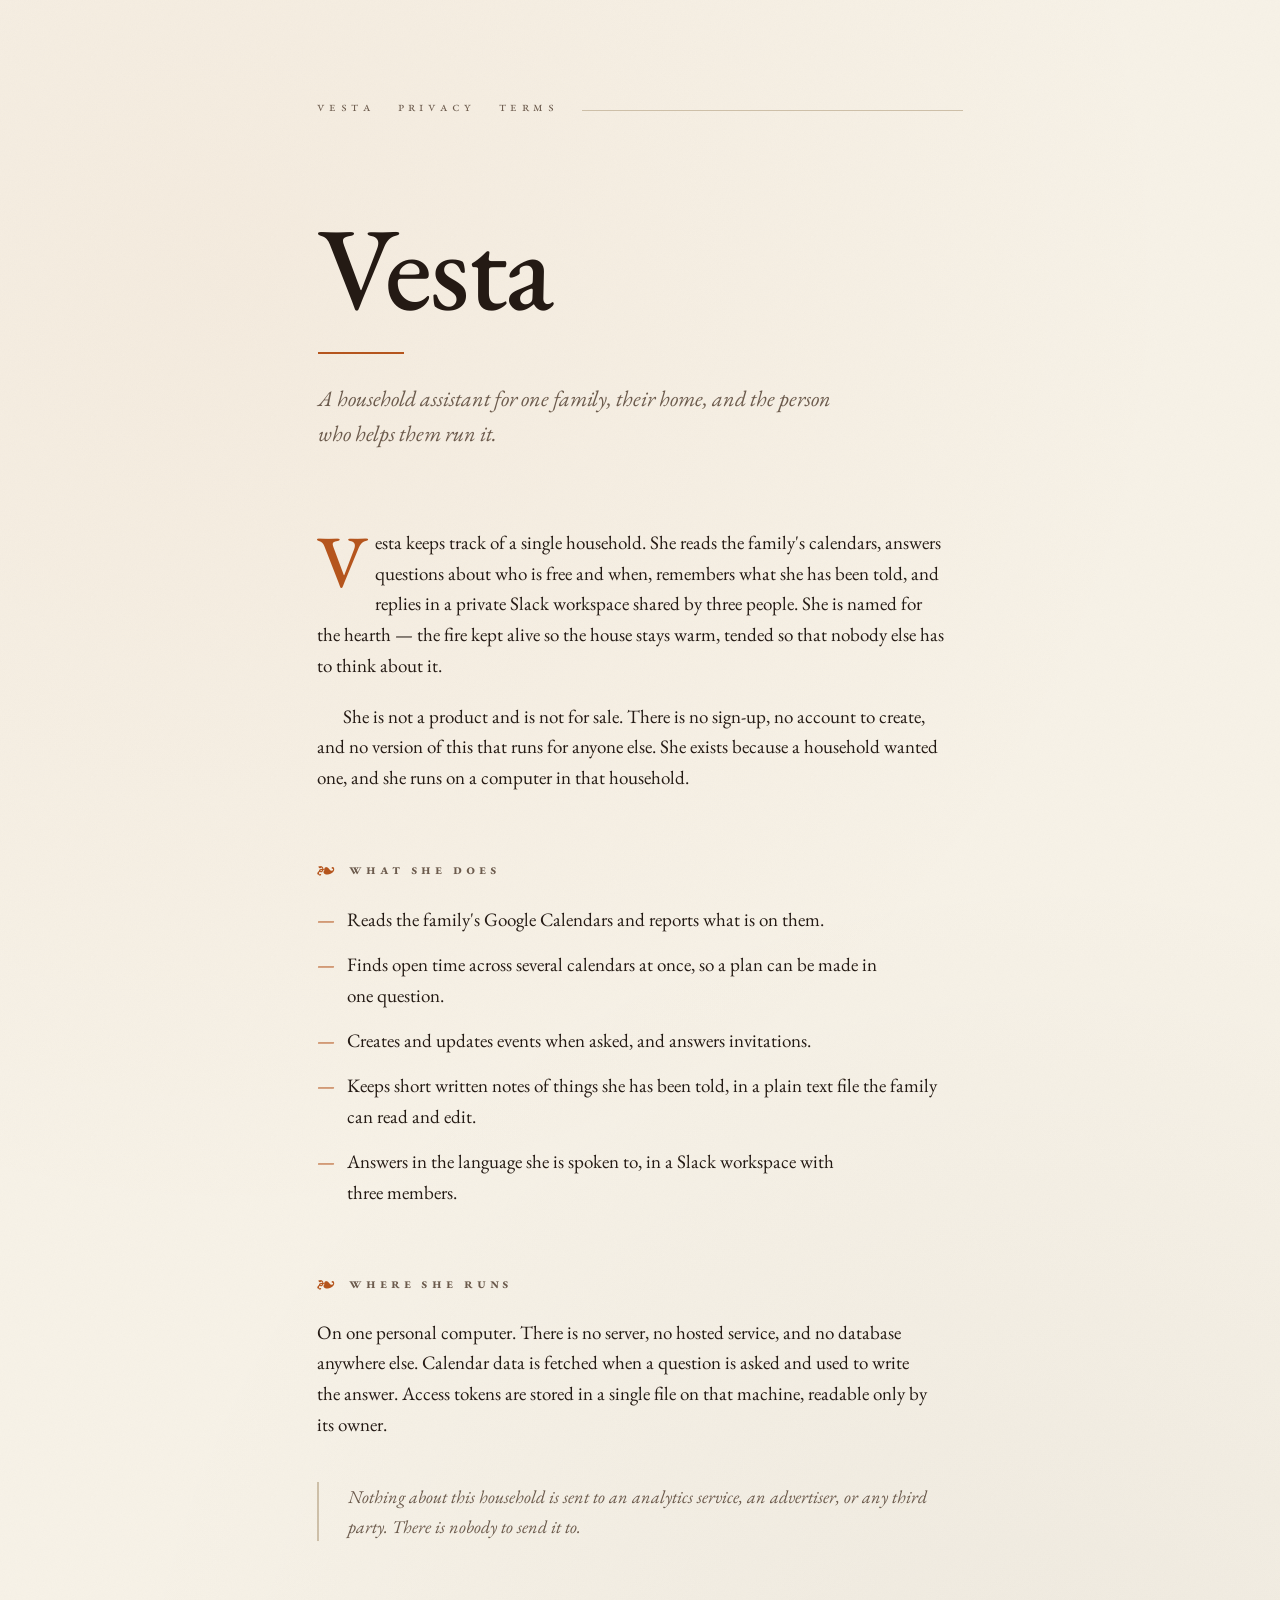
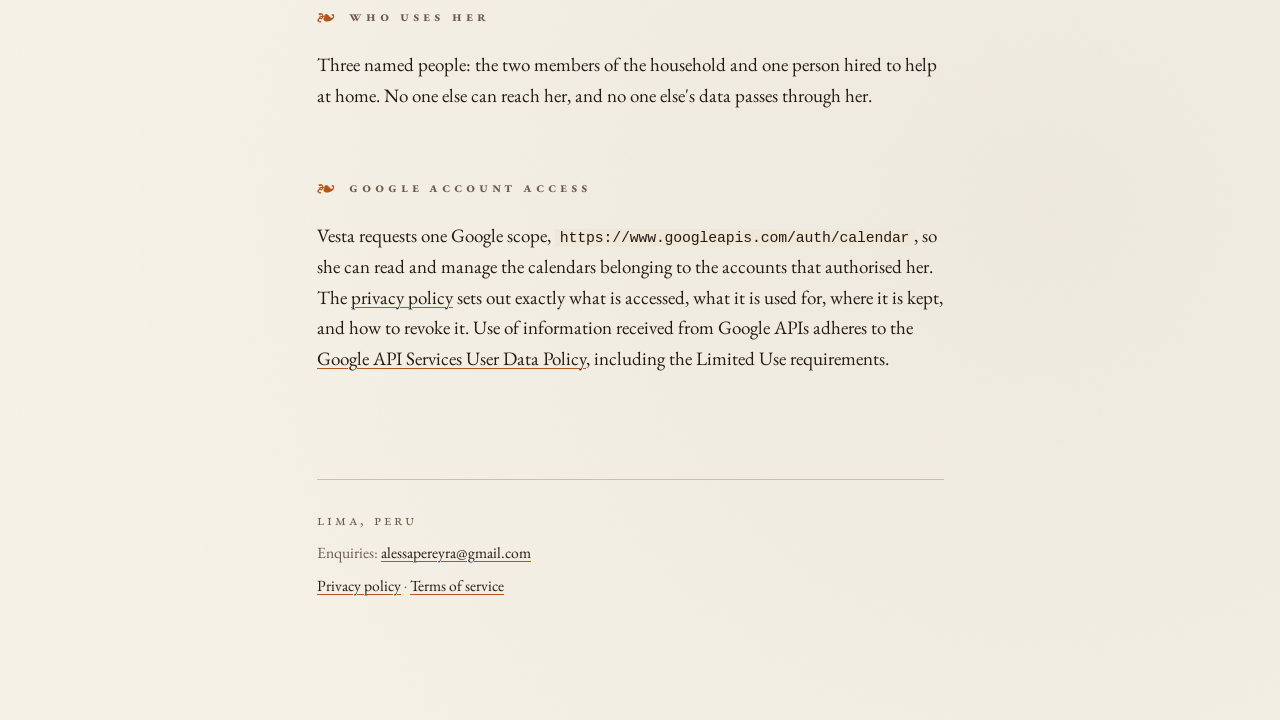
<file: index.html>
<!doctype html>
<html lang="en">
	<head>
		<meta charset="utf-8" />
		<meta name="viewport" content="width=device-width, initial-scale=1" />
		<title>Vesta — a household assistant</title>
		<meta
			name="description"
			content="Vesta is a private household assistant that reads a family's Google Calendars and answers scheduling questions in a small Slack workspace."
		/>
		<link rel="stylesheet" href="style.css" />
	</head>
	<body>
		<main class="page">
			<nav class="running-head">
				<span>Vesta</span>
				<a href="privacy.html">Privacy</a>
				<a href="terms.html">Terms</a>
			</nav>

			<header class="titleblock">
				<h1>Vesta</h1>
				<div class="rule"></div>
				<p>A household assistant for one family, their home, and the person who helps them run it.</p>
			</header>

			<div class="prose">
				<p class="lead">
					Vesta keeps track of a single household. She reads the family's calendars, answers questions
					about who is free and when, remembers what she has been told, and replies in a private Slack
					workspace shared by three people. She is named for the hearth — the fire kept alive so the
					house stays warm, tended so that nobody else has to think about it.
				</p>

				<p>
					She is not a product and is not for sale. There is no sign-up, no account to create, and no
					version of this that runs for anyone else. She exists because a household wanted one, and she
					runs on a computer in that household.
				</p>

				<h2>What she does</h2>

				<ul class="list">
					<li>Reads the family's Google Calendars and reports what is on them.</li>
					<li>Finds open time across several calendars at once, so a plan can be made in one question.</li>
					<li>Creates and updates events when asked, and answers invitations.</li>
					<li>Keeps short written notes of things she has been told, in a plain text file the family can read and edit.</li>
					<li>Answers in the language she is spoken to, in a Slack workspace with three members.</li>
				</ul>

				<h2>Where she runs</h2>

				<p>
					On one personal computer. There is no server, no hosted service, and no database anywhere else.
					Calendar data is fetched when a question is asked and used to write the answer. Access tokens are
					stored in a single file on that machine, readable only by its owner.
				</p>

				<div class="aside">
					Nothing about this household is sent to an analytics service, an advertiser, or any third party.
					There is nobody to send it to.
				</div>

				<h2>Who uses her</h2>

				<p>
					Three named people: the two members of the household and one person hired to help at home.
					No one else can reach her, and no one else's data passes through her.
				</p>

				<h2>Google account access</h2>

				<p>
					Vesta requests one Google scope, <code>https://www.googleapis.com/auth/calendar</code>, so she can
					read and manage the calendars belonging to the accounts that authorised her. The
					<a href="privacy.html">privacy policy</a> sets out exactly what is accessed, what it is used for,
					where it is kept, and how to revoke it. Use of information received from Google APIs adheres to the
					<a href="https://developers.google.com/terms/api-services-user-data-policy" rel="noopener"
						>Google API Services User Data Policy</a
					>, including the Limited Use requirements.
				</p>

				<div class="colophon">
					<p class="dateline">Lima, Peru</p>
					<p>
						Enquiries: <a href="mailto:alessapereyra@gmail.com">alessapereyra@gmail.com</a>
					</p>
					<p>
						<a href="privacy.html">Privacy policy</a> · <a href="terms.html">Terms of service</a>
					</p>
				</div>
			</div>
		</main>
	</body>
</html>
</file>
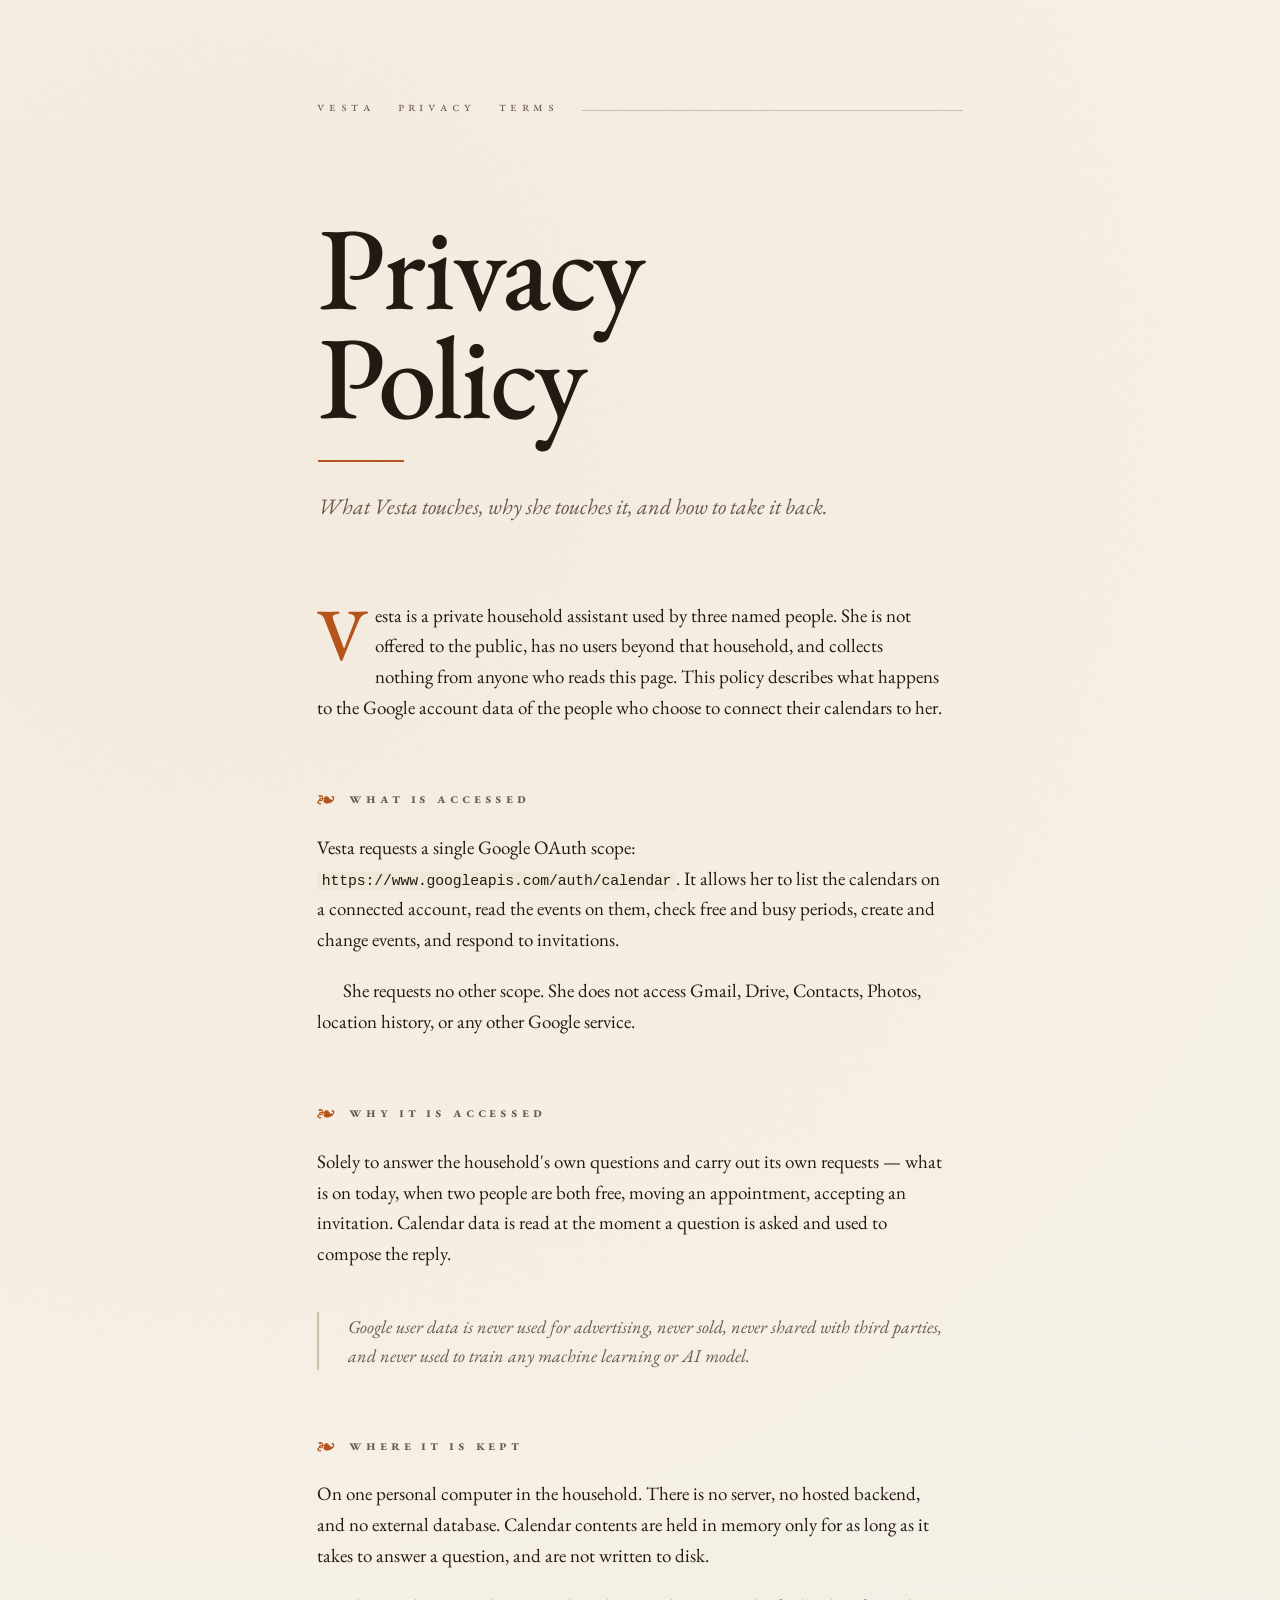
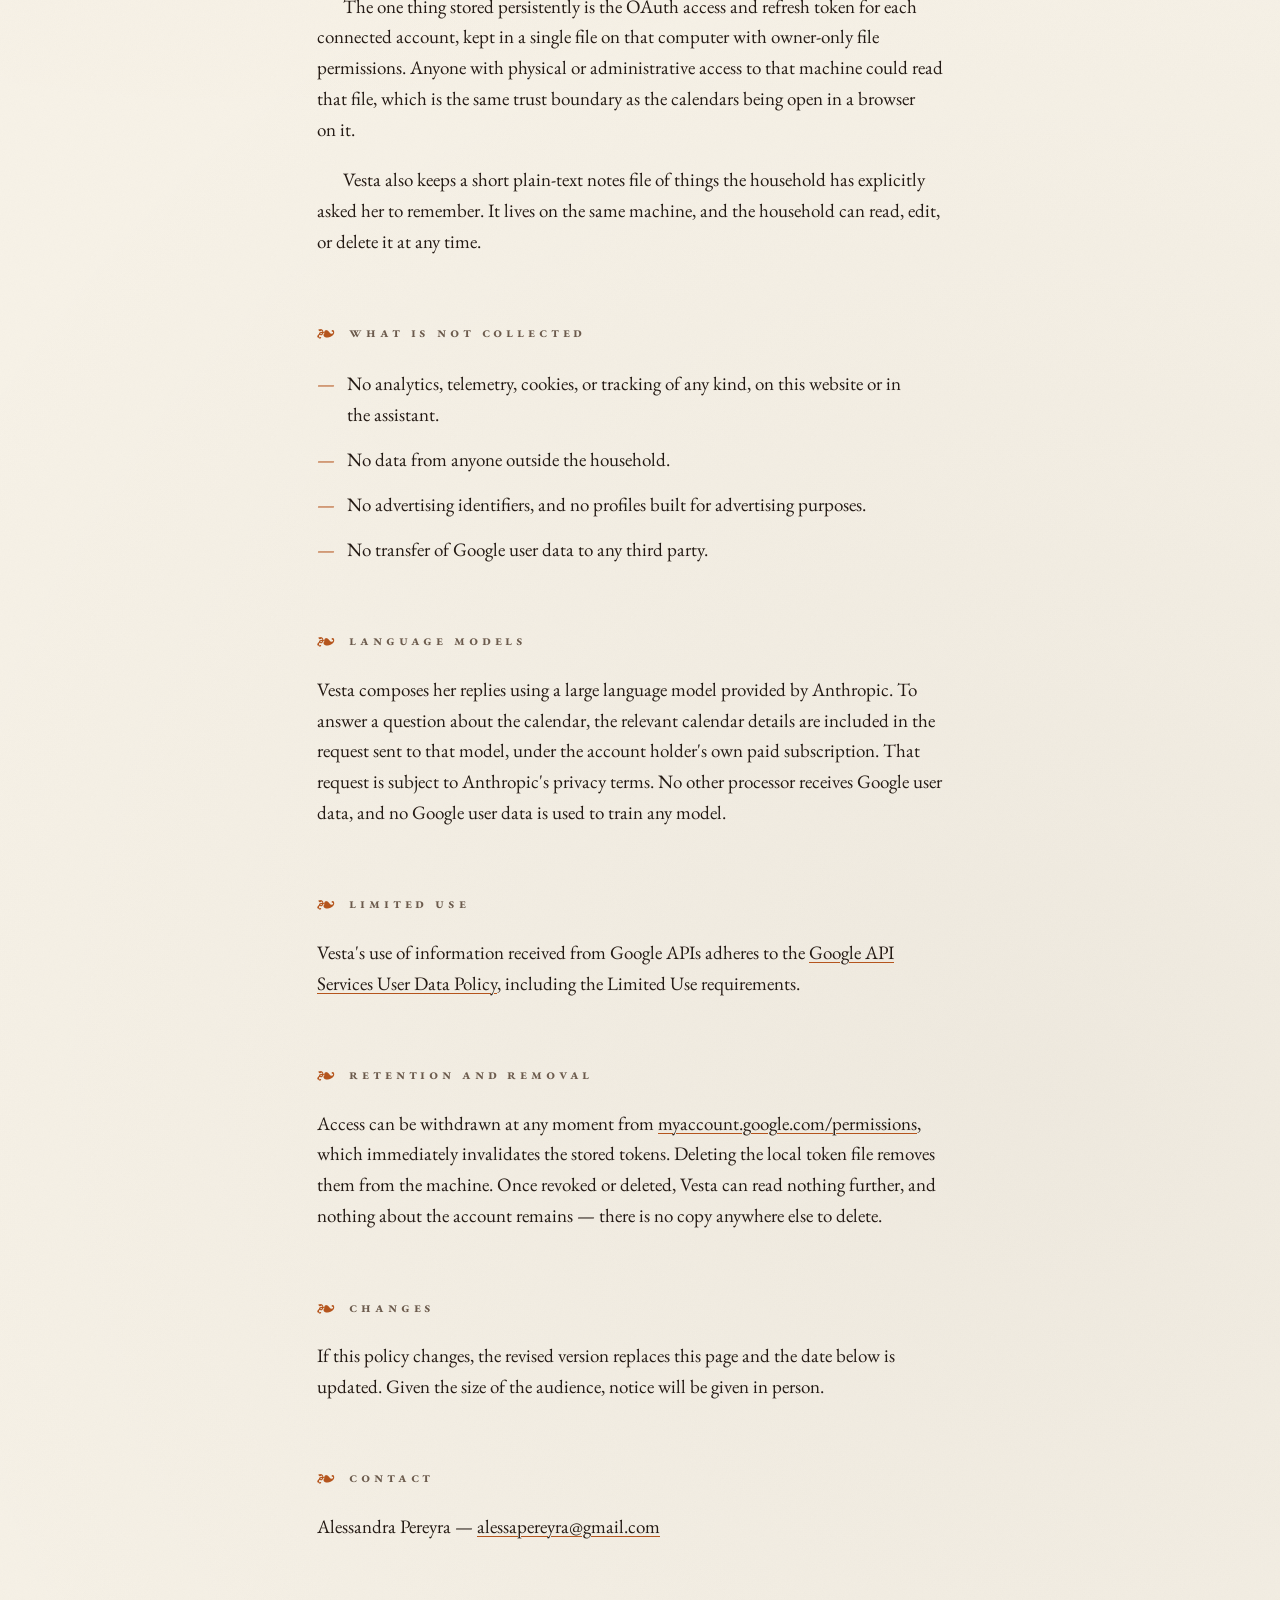
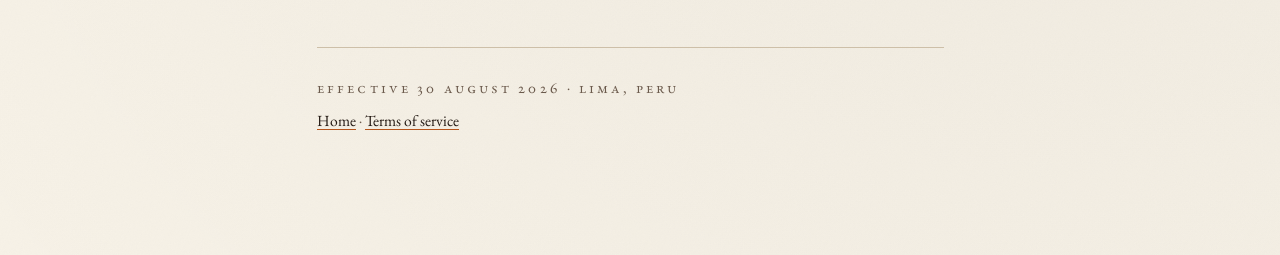
<file: privacy.html>
<!doctype html>
<html lang="en">
	<head>
		<meta charset="utf-8" />
		<meta name="viewport" content="width=device-width, initial-scale=1" />
		<title>Privacy Policy — Vesta</title>
		<meta
			name="description"
			content="How Vesta, a private household assistant, handles Google Calendar data: what is accessed, why, where it is stored, and how to revoke it."
		/>
		<link rel="stylesheet" href="style.css" />
	</head>
	<body>
		<main class="page">
			<nav class="running-head">
				<a href="index.html">Vesta</a>
				<span>Privacy</span>
				<a href="terms.html">Terms</a>
			</nav>

			<header class="titleblock">
				<h1>Privacy<br />Policy</h1>
				<div class="rule"></div>
				<p>What Vesta touches, why she touches it, and how to take it back.</p>
			</header>

			<div class="prose">
				<p class="lead">
					Vesta is a private household assistant used by three named people. She is not offered to the
					public, has no users beyond that household, and collects nothing from anyone who reads this page.
					This policy describes what happens to the Google account data of the people who choose to connect
					their calendars to her.
				</p>

				<h2>What is accessed</h2>

				<p>
					Vesta requests a single Google OAuth scope:
					<code>https://www.googleapis.com/auth/calendar</code>. It allows her to list the calendars on a
					connected account, read the events on them, check free and busy periods, create and change events,
					and respond to invitations.
				</p>

				<p>
					She requests no other scope. She does not access Gmail, Drive, Contacts, Photos, location history,
					or any other Google service.
				</p>

				<h2>Why it is accessed</h2>

				<p>
					Solely to answer the household's own questions and carry out its own requests — what is on today,
					when two people are both free, moving an appointment, accepting an invitation. Calendar data is
					read at the moment a question is asked and used to compose the reply.
				</p>

				<div class="aside">
					Google user data is never used for advertising, never sold, never shared with third parties, and
					never used to train any machine learning or AI model.
				</div>

				<h2>Where it is kept</h2>

				<p>
					On one personal computer in the household. There is no server, no hosted backend, and no external
					database. Calendar contents are held in memory only for as long as it takes to answer a question,
					and are not written to disk.
				</p>

				<p>
					The one thing stored persistently is the OAuth access and refresh token for each connected account,
					kept in a single file on that computer with owner-only file permissions. Anyone with physical or
					administrative access to that machine could read that file, which is the same trust boundary as the
					calendars being open in a browser on it.
				</p>

				<p>
					Vesta also keeps a short plain-text notes file of things the household has explicitly asked her to
					remember. It lives on the same machine, and the household can read, edit, or delete it at any time.
				</p>

				<h2>What is not collected</h2>

				<ul class="list">
					<li>No analytics, telemetry, cookies, or tracking of any kind, on this website or in the assistant.</li>
					<li>No data from anyone outside the household.</li>
					<li>No advertising identifiers, and no profiles built for advertising purposes.</li>
					<li>No transfer of Google user data to any third party.</li>
				</ul>

				<h2>Language models</h2>

				<p>
					Vesta composes her replies using a large language model provided by Anthropic. To answer a question
					about the calendar, the relevant calendar details are included in the request sent to that model,
					under the account holder's own paid subscription. That request is subject to Anthropic's privacy
					terms. No other processor receives Google user data, and no Google user data is used to train any
					model.
				</p>

				<h2>Limited use</h2>

				<p>
					Vesta's use of information received from Google APIs adheres to the
					<a href="https://developers.google.com/terms/api-services-user-data-policy" rel="noopener"
						>Google API Services User Data Policy</a
					>, including the Limited Use requirements.
				</p>

				<h2>Retention and removal</h2>

				<p>
					Access can be withdrawn at any moment from
					<a href="https://myaccount.google.com/permissions" rel="noopener">myaccount.google.com/permissions</a>,
					which immediately invalidates the stored tokens. Deleting the local token file removes them from the
					machine. Once revoked or deleted, Vesta can read nothing further, and nothing about the account
					remains — there is no copy anywhere else to delete.
				</p>

				<h2>Changes</h2>

				<p>
					If this policy changes, the revised version replaces this page and the date below is updated. Given
					the size of the audience, notice will be given in person.
				</p>

				<h2>Contact</h2>

				<p>
					Alessandra Pereyra —
					<a href="mailto:alessapereyra@gmail.com">alessapereyra@gmail.com</a>
				</p>

				<div class="colophon">
					<p class="dateline">Effective 30 August 2026 · Lima, Peru</p>
					<p><a href="index.html">Home</a> · <a href="terms.html">Terms of service</a></p>
				</div>
			</div>
		</main>
	</body>
</html>
</file>
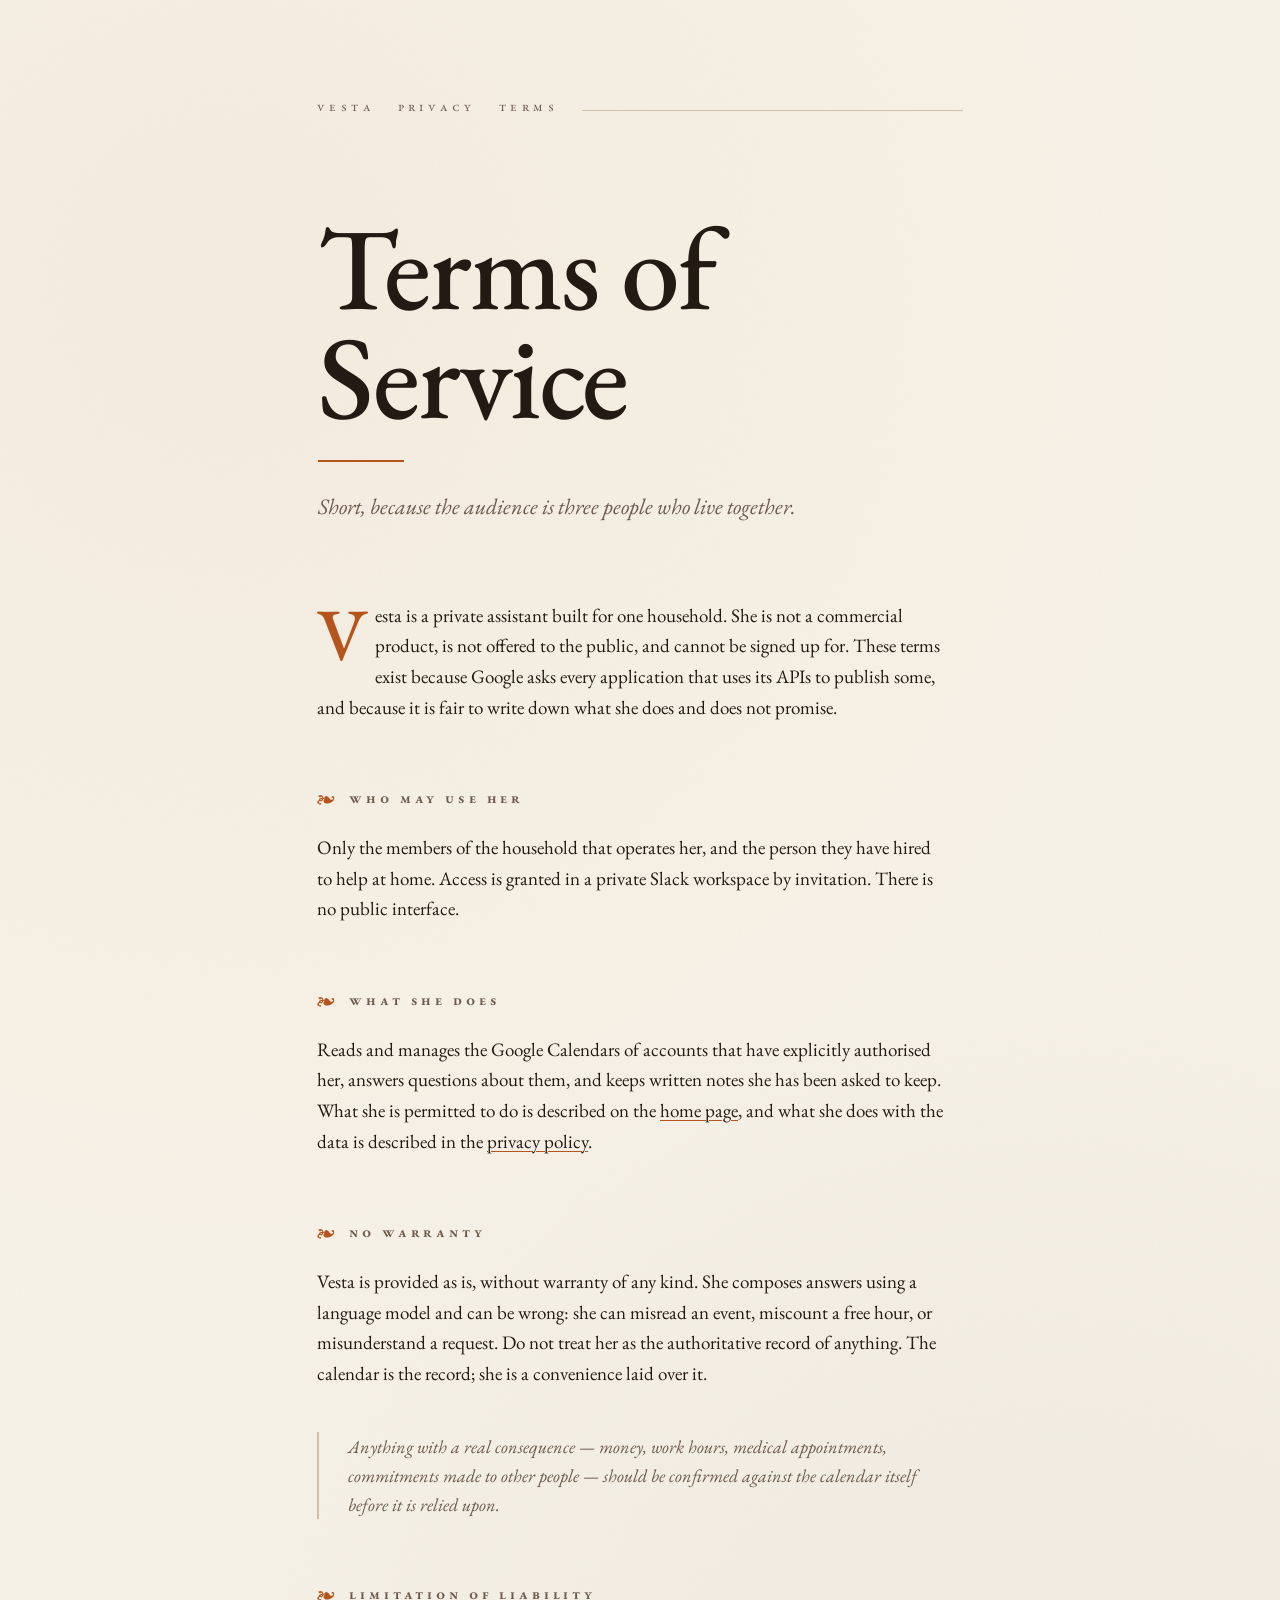
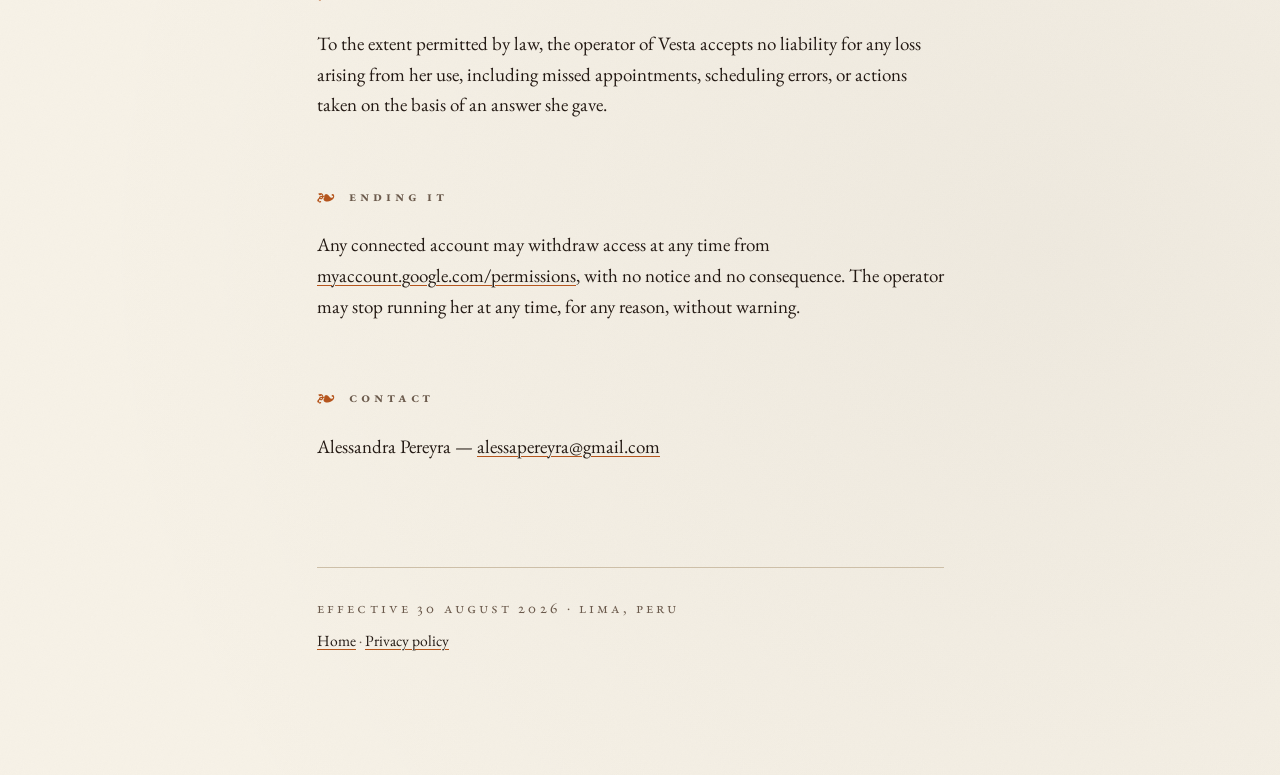
<file: terms.html>
<!doctype html>
<html lang="en">
	<head>
		<meta charset="utf-8" />
		<meta name="viewport" content="width=device-width, initial-scale=1" />
		<title>Terms of Service — Vesta</title>
		<meta
			name="description"
			content="Terms of service for Vesta, a private household assistant used by three named people."
		/>
		<link rel="stylesheet" href="style.css" />
	</head>
	<body>
		<main class="page">
			<nav class="running-head">
				<a href="index.html">Vesta</a>
				<a href="privacy.html">Privacy</a>
				<span>Terms</span>
			</nav>

			<header class="titleblock">
				<h1>Terms of<br />Service</h1>
				<div class="rule"></div>
				<p>Short, because the audience is three people who live together.</p>
			</header>

			<div class="prose">
				<p class="lead">
					Vesta is a private assistant built for one household. She is not a commercial product, is not
					offered to the public, and cannot be signed up for. These terms exist because Google asks every
					application that uses its APIs to publish some, and because it is fair to write down what she does
					and does not promise.
				</p>

				<h2>Who may use her</h2>

				<p>
					Only the members of the household that operates her, and the person they have hired to help at
					home. Access is granted in a private Slack workspace by invitation. There is no public interface.
				</p>

				<h2>What she does</h2>

				<p>
					Reads and manages the Google Calendars of accounts that have explicitly authorised her, answers
					questions about them, and keeps written notes she has been asked to keep. What she is permitted to
					do is described on the <a href="index.html">home page</a>, and what she does with the data is
					described in the <a href="privacy.html">privacy policy</a>.
				</p>

				<h2>No warranty</h2>

				<p>
					Vesta is provided as is, without warranty of any kind. She composes answers using a language model
					and can be wrong: she can misread an event, miscount a free hour, or misunderstand a request. Do not
					treat her as the authoritative record of anything. The calendar is the record; she is a convenience
					laid over it.
				</p>

				<div class="aside">
					Anything with a real consequence — money, work hours, medical appointments, commitments made to
					other people — should be confirmed against the calendar itself before it is relied upon.
				</div>

				<h2>Limitation of liability</h2>

				<p>
					To the extent permitted by law, the operator of Vesta accepts no liability for any loss arising from
					her use, including missed appointments, scheduling errors, or actions taken on the basis of an
					answer she gave.
				</p>

				<h2>Ending it</h2>

				<p>
					Any connected account may withdraw access at any time from
					<a href="https://myaccount.google.com/permissions" rel="noopener">myaccount.google.com/permissions</a>,
					with no notice and no consequence. The operator may stop running her at any time, for any reason,
					without warning.
				</p>

				<h2>Contact</h2>

				<p>
					Alessandra Pereyra —
					<a href="mailto:alessapereyra@gmail.com">alessapereyra@gmail.com</a>
				</p>

				<div class="colophon">
					<p class="dateline">Effective 30 August 2026 · Lima, Peru</p>
					<p><a href="index.html">Home</a> · <a href="privacy.html">Privacy policy</a></p>
				</div>
			</div>
		</main>
	</body>
</html>
</file>
<file: style.css>
@import url("https://fonts.googleapis.com/css2?family=EB+Garamond:ital,wght@0,400;0,500;0,600;1,400;1,500&display=swap");

:root {
	--paper: #f7f2e7;
	--paper-deep: #efe7d7;
	--ink: #241a14;
	--ink-soft: #6b5a4c;
	--ember: #b5551d;
	--rule: #cdbfa8;
	--measure: 33rem;
}

*,
*::before,
*::after {
	box-sizing: border-box;
}

html {
	font-size: 19px;
}

body {
	margin: 0;
	background-color: var(--paper);
	background-image:
		radial-gradient(circle at 18% 12%, rgba(181, 85, 29, 0.045), transparent 42%),
		radial-gradient(circle at 82% 78%, rgba(36, 26, 20, 0.04), transparent 46%),
		url("data:image/svg+xml,%3Csvg xmlns='http://www.w3.org/2000/svg' width='180' height='180'%3E%3Cfilter id='n'%3E%3CfeTurbulence type='fractalNoise' baseFrequency='0.85' numOctaves='3'/%3E%3CfeColorMatrix type='saturate' values='0'/%3E%3C/filter%3E%3Crect width='180' height='180' filter='url(%23n)' opacity='0.035'/%3E%3C/svg%3E");
	color: var(--ink);
	font-family: "EB Garamond", Georgia, serif;
	font-variant-numeric: oldstyle-nums proportional-nums;
	line-height: 1.62;
	text-rendering: optimizeLegibility;
	-webkit-font-smoothing: antialiased;
	hanging-punctuation: first last;
}

.page {
	max-width: 39rem;
	margin: 0 auto;
	padding: 5rem 2.5rem 6rem;
}

.running-head {
	display: flex;
	align-items: baseline;
	gap: 1.25rem;
	margin-bottom: 5rem;
	font-size: 0.72rem;
	font-variant-caps: all-small-caps;
	letter-spacing: 0.32em;
	color: var(--ink-soft);
}

.running-head::after {
	content: "";
	flex: 1;
	height: 1px;
	background: var(--rule);
}

.running-head a {
	color: inherit;
	text-decoration: none;
	border-bottom: 1px solid transparent;
	transition: border-color 240ms ease;
}

.running-head a:hover {
	border-bottom-color: var(--ember);
}

.titleblock {
	margin-bottom: 4rem;
	padding-left: 0.06em;
}

.titleblock h1 {
	margin: 0;
	font-size: clamp(3.6rem, 11vw, 6.2rem);
	font-weight: 500;
	line-height: 0.92;
	letter-spacing: -0.018em;
}

.titleblock .rule {
	width: 4.5rem;
	height: 2px;
	margin: 1.6rem 0 1.4rem;
	background: var(--ember);
}

.titleblock p {
	max-width: 28rem;
	margin: 0;
	font-size: 1.16rem;
	font-style: italic;
	color: var(--ink-soft);
}

.prose {
	max-width: var(--measure);
	hyphens: auto;
	text-wrap: pretty;
}

.prose > p {
	margin: 0 0 1.05em;
}

.prose > p + p {
	text-indent: 1.35em;
}

.lead::first-letter {
	float: left;
	margin: 0.06em 0.09em 0 0;
	color: var(--ember);
	font-size: 3.9em;
	line-height: 0.78;
	font-weight: 500;
}

.lead {
	text-indent: 0 !important;
}

h2 {
	margin: 3.2rem 0 1.1rem;
	font-size: 0.78rem;
	font-weight: 600;
	font-variant-caps: all-small-caps;
	letter-spacing: 0.26em;
	color: var(--ink-soft);
}

h2::before {
	content: "❧";
	margin-right: 0.9em;
	color: var(--ember);
	font-size: 1.15em;
	letter-spacing: 0;
}

a {
	color: var(--ink);
	text-decoration-color: var(--ember);
	text-decoration-thickness: 1px;
	text-underline-offset: 0.18em;
	transition: color 200ms ease;
}

a:hover {
	color: var(--ember);
}

code {
	padding: 0.08em 0.32em;
	background: var(--paper-deep);
	font-family: "SFMono-Regular", "Menlo", monospace;
	font-size: 0.78em;
	letter-spacing: -0.01em;
}

.aside {
	position: relative;
	max-width: var(--measure);
	margin: 2.2rem 0;
	padding: 0 0 0 1.5rem;
	border-left: 2px solid var(--rule);
	font-size: 0.95rem;
	font-style: italic;
	color: var(--ink-soft);
}

.list {
	max-width: var(--measure);
	margin: 1.2rem 0 1.6rem;
	padding: 0;
	list-style: none;
}

.list li {
	position: relative;
	margin-bottom: 0.75em;
	padding-left: 1.6rem;
}

.list li::before {
	position: absolute;
	left: 0;
	color: var(--ember);
	content: "—";
}

.colophon {
	max-width: var(--measure);
	margin-top: 5.5rem;
	padding-top: 1.4rem;
	border-top: 1px solid var(--rule);
	font-size: 0.82rem;
	color: var(--ink-soft);
}

.colophon p {
	margin: 0 0 0.5em;
}

.dateline {
	font-variant-caps: all-small-caps;
	letter-spacing: 0.2em;
}

@media (max-width: 40rem) {
	html {
		font-size: 17px;
	}

	.page {
		padding: 2.5rem 1.4rem 4rem;
	}

	.running-head {
		margin-bottom: 3rem;
	}
}
</file>
